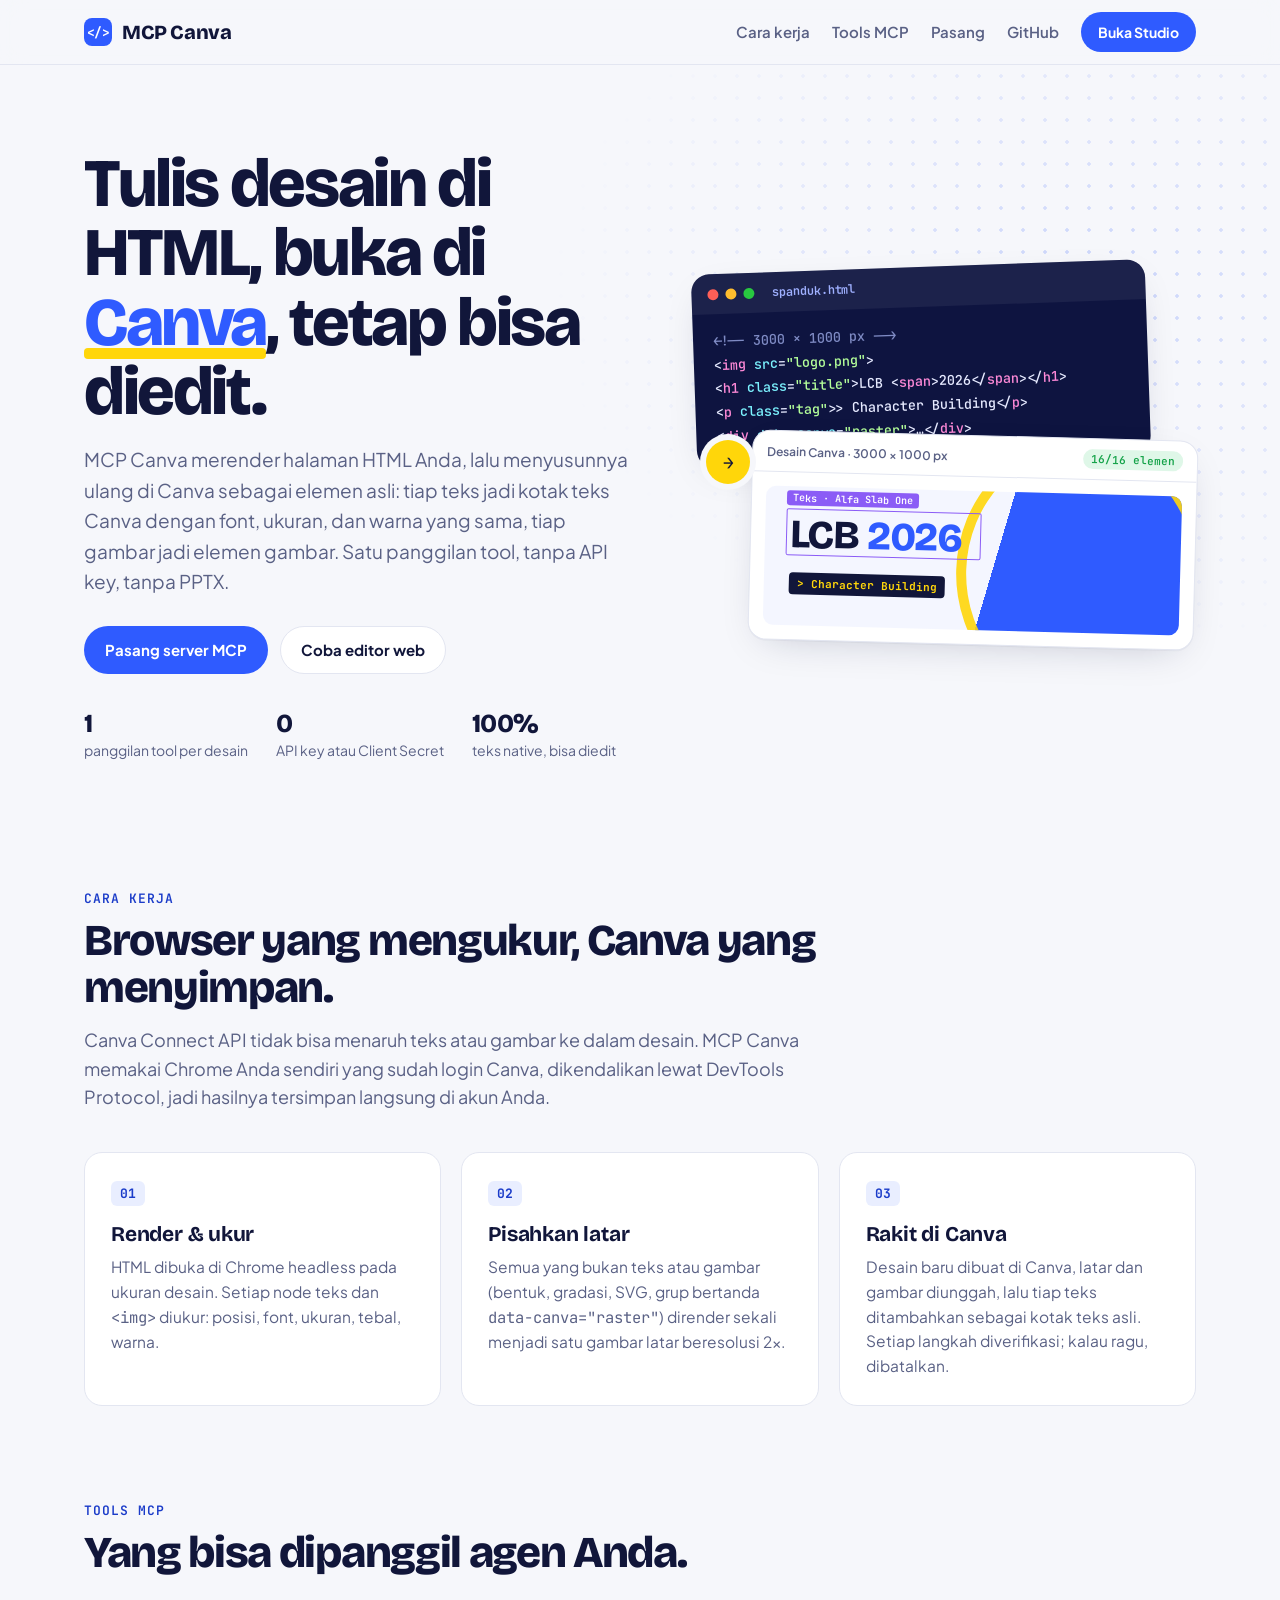
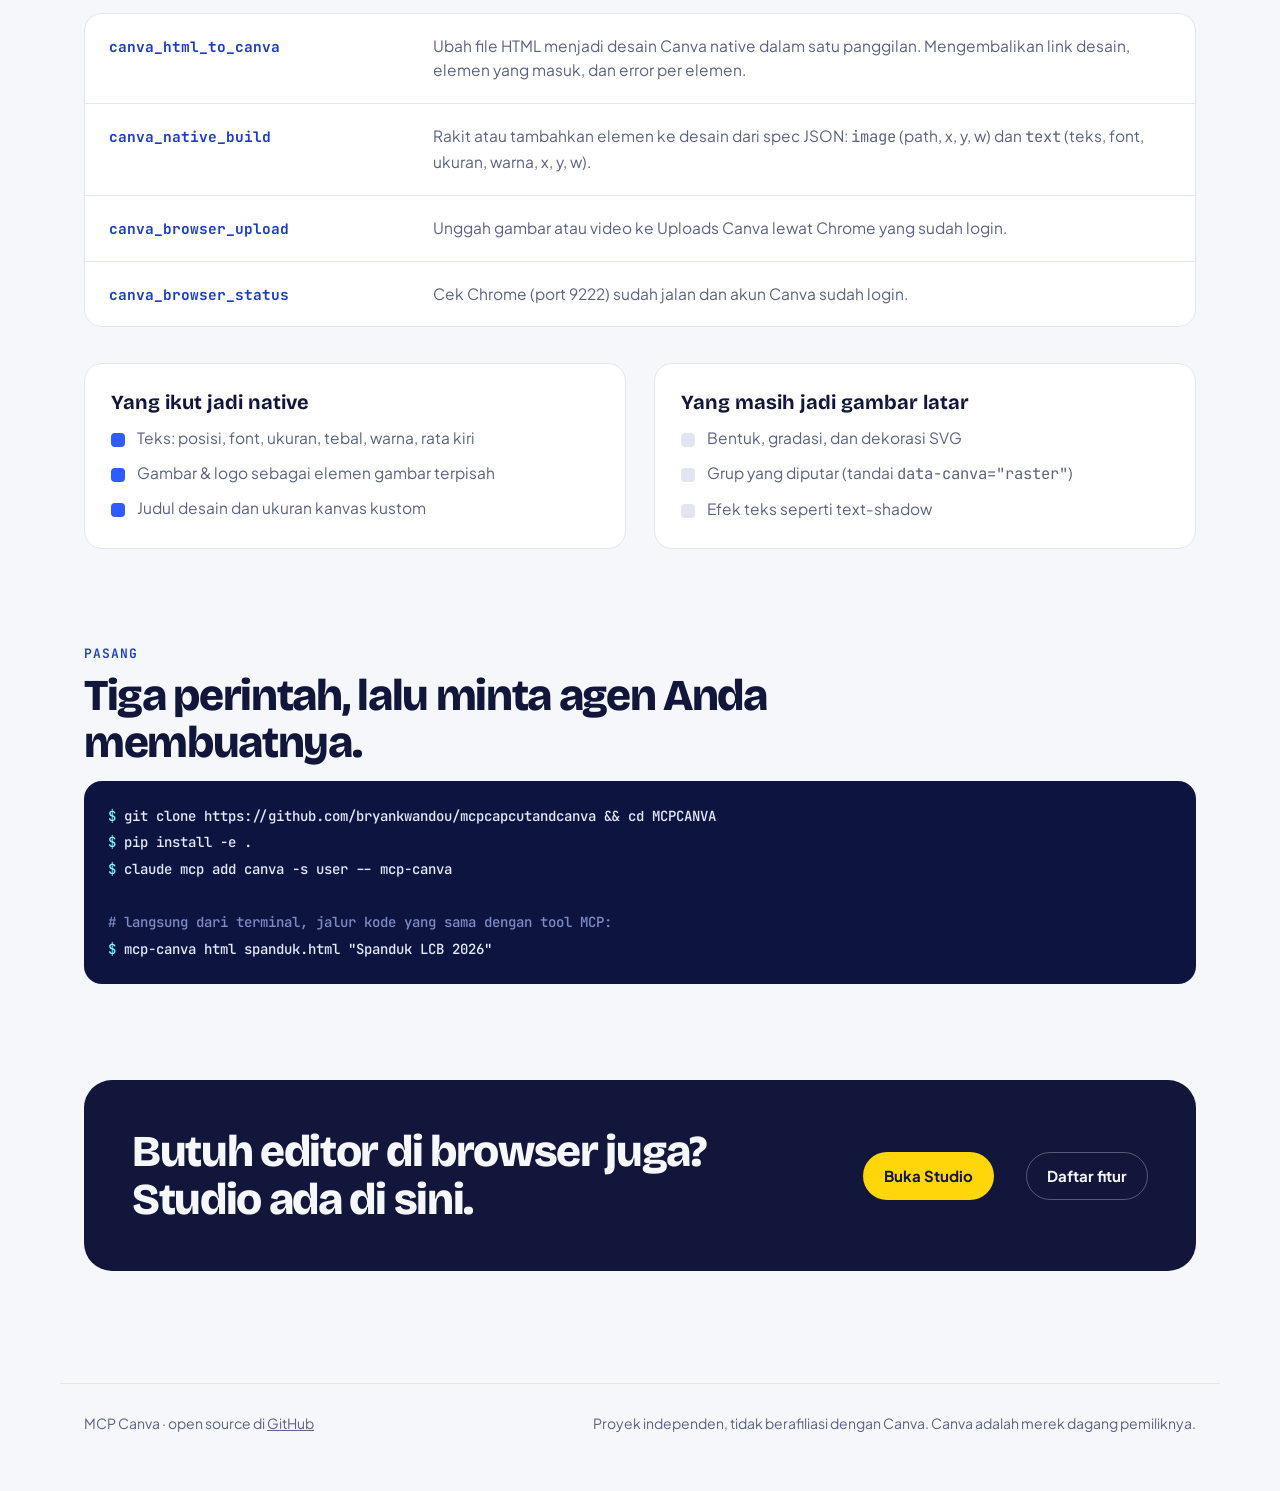
<file: src/creative_mcp/editor/index.html>
<!doctype html>
<html lang="id">
<head>
<meta charset="utf-8">
<meta name="viewport" content="width=device-width, initial-scale=1, viewport-fit=cover">
<title>MCP Canva — HTML ke Canva</title>
<meta name="description" content="MCP Canva: server MCP yang mengubah desain HTML menjadi desain Canva native yang bisa diedit, lewat Chrome yang sudah login. Tanpa API key, tanpa PPTX.">
<script>
  // Old studio links carried their state in the hash (#bridge=…&token=… or #id=…): keep them working.
  if (/(^|[#&])(bridge|token|id|draft)=/.test(location.hash)) location.replace('studio.html' + location.hash);
</script>
<link rel="preconnect" href="https://fonts.googleapis.com">
<link rel="stylesheet" href="https://fonts.googleapis.com/css2?family=Bricolage+Grotesque:opsz,wght@12..96,500;12..96,700;12..96,800&family=JetBrains+Mono:wght@500;700&family=Plus+Jakarta+Sans:wght@400;500;600;700&display=swap">
<style>
:root{
  --bg:#F6F7FB; --surface:#FFFFFF; --ink:#11163A; --muted:#5A6185; --line:#E3E6F1;
  --blue:#2F5BFF; --blue-ink:#1B3CC9; --yellow:#FFD60A; --cyan:#3FE0F5; --code-bg:#0E1440; --code-ink:#E6EAFF;
  --radius:18px; --shadow:0 1px 0 rgba(17,22,58,.04),0 12px 40px -18px rgba(17,22,58,.25);
}
@media (prefers-color-scheme:dark){:root:not([data-theme="light"]){
  --bg:#0A0D24; --surface:#121735; --ink:#EEF0FF; --muted:#A3A9CC; --line:#232A55;
  --blue:#5B7CFF; --blue-ink:#8EA4FF; --code-bg:#070A1E; --shadow:0 12px 40px -18px rgba(0,0,0,.6);
}}
:root[data-theme="dark"]{
  --bg:#0A0D24; --surface:#121735; --ink:#EEF0FF; --muted:#A3A9CC; --line:#232A55;
  --blue:#5B7CFF; --blue-ink:#8EA4FF; --code-bg:#070A1E; --shadow:0 12px 40px -18px rgba(0,0,0,.6);
}
*{box-sizing:border-box;margin:0;padding:0}
html{scroll-behavior:smooth}
body{background:var(--bg);color:var(--ink);font:16px/1.6 'Plus Jakarta Sans',system-ui,sans-serif;-webkit-font-smoothing:antialiased}
a{color:inherit}
.wrap{max-width:1160px;margin:0 auto;padding:0 24px}
.mono{font-family:'JetBrains Mono',ui-monospace,monospace}

/* nav */
nav{position:sticky;top:0;z-index:10;background:color-mix(in srgb,var(--bg) 82%,transparent);backdrop-filter:blur(12px);border-bottom:1px solid var(--line)}
nav .wrap{display:flex;align-items:center;gap:20px;height:64px}
.brand{display:flex;align-items:center;gap:10px;font:800 20px 'Bricolage Grotesque';text-decoration:none;letter-spacing:-.02em}
.brand i{width:28px;height:28px;border-radius:8px;background:var(--blue);display:grid;place-items:center;color:#fff;font:700 13px 'JetBrains Mono';font-style:normal}
nav .links{margin-left:auto;display:flex;gap:22px;align-items:center;font-weight:600;font-size:15px}
nav .links a{text-decoration:none;color:var(--muted)}
nav .links a:hover{color:var(--ink)}
.btn{display:inline-flex;align-items:center;gap:8px;border-radius:999px;padding:11px 20px;font-weight:700;font-size:15px;text-decoration:none;border:1.5px solid transparent;transition:transform .15s,background .15s}
.btn:hover{transform:translateY(-1px)}
.btn.primary{background:var(--blue);color:#fff}
.btn.primary:hover{background:var(--blue-ink)}
.btn.ghost{border-color:var(--line);background:var(--surface);color:var(--ink)}
nav .btn{padding:8px 16px;font-size:14px}

/* hero */
.hero{padding:84px 0 56px;position:relative;overflow:hidden}
.hero::before{content:"";position:absolute;inset:0;background:radial-gradient(circle,color-mix(in srgb,var(--blue) 22%,transparent) 1.5px,transparent 2px) 0 0/22px 22px;
  -webkit-mask:radial-gradient(ellipse 60% 70% at 85% 30%,#000,transparent 70%);mask:radial-gradient(ellipse 60% 70% at 85% 30%,#000,transparent 70%);pointer-events:none}
.hero .wrap{display:grid;grid-template-columns:1.05fr .95fr;gap:56px;align-items:center;position:relative}
h1{font:800 clamp(40px,6vw,68px)/1.02 'Bricolage Grotesque';letter-spacing:-.035em;margin:0 0 18px}
h1 em{font-style:normal;color:var(--blue);position:relative;white-space:nowrap}
h1 em::after{content:"";position:absolute;left:0;right:0;bottom:.06em;height:.16em;background:var(--yellow);z-index:-1;border-radius:4px}
.lede{font-size:19px;color:var(--muted);max-width:34em}
.cta{display:flex;gap:12px;flex-wrap:wrap;margin-top:30px}
.facts{display:flex;gap:28px;margin-top:34px;flex-wrap:wrap}
.facts div{font-size:14px;color:var(--muted)}
.facts strong{display:block;font:800 26px 'Bricolage Grotesque';color:var(--ink);letter-spacing:-.02em}

/* hero visual: html → canva */
.flow{position:relative}
.panel{background:var(--surface);border:1px solid var(--line);border-radius:var(--radius);box-shadow:var(--shadow);overflow:hidden}
.code{background:var(--code-bg);color:var(--code-ink);border:none;transform:rotate(-2deg);margin-right:48px}
.code .bar{display:flex;gap:7px;align-items:center;padding:12px 16px;background:rgba(255,255,255,.06)}
.code .bar i{width:11px;height:11px;border-radius:50%;display:block}
.code .bar span{margin-left:10px;font:600 12px 'JetBrains Mono';color:#9fb0ff}
.code pre{padding:16px 20px 20px;font:500 13.5px/1.75 'JetBrains Mono';white-space:pre;overflow:auto}
.t{color:#FF8AD8}.a{color:#7CF3FF}.s{color:#B4FF9A}.c{color:#7f8bc4}
.canvas{position:relative;margin:-26px 0 0 56px;transform:rotate(1.5deg)}
.canvas .top{display:flex;align-items:center;gap:8px;padding:10px 14px;border-bottom:1px solid var(--line);font:600 12px 'Plus Jakarta Sans';color:var(--muted)}
.canvas .top .pill{margin-left:auto;font:600 11px 'JetBrains Mono';color:#16A34A;background:color-mix(in srgb,#22C55E 14%,transparent);padding:3px 8px;border-radius:999px}
.art{aspect-ratio:3/1;margin:14px;border-radius:10px;background:linear-gradient(105deg,#F4F6FF 0 55%,var(--blue) 55%);position:relative;overflow:hidden}
.art::before{content:"";position:absolute;right:-6%;top:-40%;width:55%;height:180%;border-radius:50%;border:10px solid var(--yellow);opacity:.9}
.art .h{position:absolute;left:6%;top:20%;font:800 clamp(22px,3.4vw,40px)/1 'Bricolage Grotesque';color:#11163A;letter-spacing:-.03em}
.art .h span{color:#2F5BFF}
.art .sub{position:absolute;left:6%;top:62%;font:700 clamp(8px,1vw,11px) 'JetBrains Mono';background:#11163A;color:var(--yellow);padding:4px 8px;border-radius:4px}
.sel{position:absolute;border:1.5px solid #8B5CF6;border-radius:2px}
.sel::after{content:attr(data-l);position:absolute;top:-19px;left:-1px;font:600 10px 'JetBrains Mono';background:#8B5CF6;color:#fff;padding:1px 6px;border-radius:3px;white-space:nowrap}
.arrow{position:absolute;left:12px;top:46%;width:44px;height:44px;border-radius:50%;background:var(--yellow);display:grid;place-items:center;font:800 18px 'JetBrains Mono';color:#11163A;box-shadow:0 0 0 6px var(--bg);z-index:2}

/* sections */
section{padding:72px 0}
.kicker{font:600 13px 'JetBrains Mono';color:var(--blue-ink);text-transform:uppercase;letter-spacing:.08em}
h2{font:800 clamp(30px,4vw,44px)/1.08 'Bricolage Grotesque';letter-spacing:-.03em;margin:10px 0 14px;max-width:18em}
.intro{color:var(--muted);font-size:18px;max-width:40em}
.steps{display:grid;grid-template-columns:repeat(3,1fr);gap:20px;margin-top:40px;counter-reset:s}
.step{background:var(--surface);border:1px solid var(--line);border-radius:var(--radius);padding:26px;position:relative}
.step::before{counter-increment:s;content:"0" counter(s);font:700 13px 'JetBrains Mono';color:var(--blue-ink);background:color-mix(in srgb,var(--blue) 10%,transparent);padding:4px 9px;border-radius:6px}
.step h3{font:700 21px/1.25 'Bricolage Grotesque';margin:16px 0 8px;letter-spacing:-.01em}
.step p{color:var(--muted);font-size:15.5px}

.tools{margin-top:36px;border:1px solid var(--line);border-radius:var(--radius);overflow:hidden;background:var(--surface)}
.tool{display:grid;grid-template-columns:minmax(0,300px) 1fr;gap:24px;padding:20px 24px;border-top:1px solid var(--line);align-items:baseline}
.tool:first-child{border-top:none}
.tool code{font:700 14.5px 'JetBrains Mono';color:var(--blue-ink);word-break:break-word}
.tool p{color:var(--muted);font-size:15.5px}

.split{display:grid;grid-template-columns:1fr 1fr;gap:28px;margin-top:36px}
.card{background:var(--surface);border:1px solid var(--line);border-radius:var(--radius);padding:26px}
.card h3{font:700 20px 'Bricolage Grotesque';margin-bottom:12px}
.card ul{list-style:none;display:grid;gap:10px}
.card li{padding-left:26px;position:relative;color:var(--muted);font-size:15.5px}
.card li::before{content:"";position:absolute;left:0;top:.45em;width:14px;height:14px;border-radius:4px;background:var(--blue)}
.card.no li::before{background:var(--line)}
.term{background:var(--code-bg);color:var(--code-ink);border-radius:var(--radius);padding:22px 24px;font:500 14px/1.9 'JetBrains Mono';overflow:auto;white-space:pre}
.term .p{color:#7CF3FF;user-select:none}

.band{background:var(--ink);color:var(--bg);border-radius:28px;padding:48px;display:flex;align-items:center;gap:32px;flex-wrap:wrap}
.band h2{color:inherit;margin:0;flex:1 1 360px}
.band .btn.primary{background:var(--yellow);color:#11163A}
.band .btn.ghost{background:transparent;color:inherit;border-color:color-mix(in srgb,var(--bg) 30%,transparent)}

footer{padding:40px 0 56px;color:var(--muted);font-size:14px}
footer .wrap{display:flex;gap:16px;flex-wrap:wrap;justify-content:space-between;border-top:1px solid var(--line);padding-top:28px}

@media (max-width:900px){
  .hero{padding:48px 0 32px}
  .hero .wrap,.split{grid-template-columns:1fr}
  .steps{grid-template-columns:1fr}
  .tool{grid-template-columns:1fr;gap:6px}
  nav .links a:not(.btn){display:none}
  .code{margin-right:16px}.canvas{margin-left:24px}
  .band{padding:32px 24px}
}
@media (max-width:520px){.wrap{padding:0 16px}.code pre{font-size:12px}.code{margin-right:10px}.canvas{margin-left:14px}.flow{overflow-x:clip;padding:8px 0}}
@media (prefers-reduced-motion:reduce){*{transition:none!important;scroll-behavior:auto!important}}
</style>
</head>
<body>
<nav><div class="wrap">
  <a class="brand" href="#"><i>&lt;/&gt;</i>MCP Canva</a>
  <div class="links">
    <a href="#cara-kerja">Cara kerja</a>
    <a href="#tools">Tools MCP</a>
    <a href="#pasang">Pasang</a>
    <a href="https://github.com/bryankwandou/mcpcapcutandcanva">GitHub</a>
    <a class="btn primary" href="studio.html">Buka Studio</a>
  </div>
</div></nav>

<header class="hero"><div class="wrap">
  <div>
    <h1>Tulis desain di HTML, buka di <em>Canva</em>, tetap bisa diedit.</h1>
    <p class="lede">MCP Canva merender halaman HTML Anda, lalu menyusunnya ulang di Canva sebagai elemen asli: tiap teks jadi kotak teks Canva dengan font, ukuran, dan warna yang sama, tiap gambar jadi elemen gambar. Satu panggilan tool, tanpa API key, tanpa PPTX.</p>
    <div class="cta">
      <a class="btn primary" href="#pasang">Pasang server MCP</a>
      <a class="btn ghost" href="studio.html">Coba editor web</a>
    </div>
    <div class="facts">
      <div><strong>1</strong>panggilan tool per desain</div>
      <div><strong>0</strong>API key atau Client Secret</div>
      <div><strong>100%</strong>teks native, bisa diedit</div>
    </div>
  </div>
  <div class="flow" aria-hidden="true">
    <div class="panel code">
      <div class="bar"><i style="background:#FF5F57"></i><i style="background:#FFBD2E"></i><i style="background:#28C840"></i><span>spanduk.html</span></div>
<pre><span class="c">&lt;!-- 3000 × 1000 px --&gt;</span>
&lt;<span class="t">img</span> <span class="a">src</span>=<span class="s">"logo.png"</span>&gt;
&lt;<span class="t">h1</span> <span class="a">class</span>=<span class="s">"title"</span>&gt;LCB &lt;<span class="t">span</span>&gt;2026&lt;/<span class="t">span</span>&gt;&lt;/<span class="t">h1</span>&gt;
&lt;<span class="t">p</span> <span class="a">class</span>=<span class="s">"tag"</span>&gt;&gt; Character Building&lt;/<span class="t">p</span>&gt;
&lt;<span class="t">div</span> <span class="a">data-canva</span>=<span class="s">"raster"</span>&gt;…&lt;/<span class="t">div</span>&gt;</pre>
    </div>
    <div class="arrow">→</div>
    <div class="panel canvas">
      <div class="top">Desain Canva · 3000 × 1000 px <span class="pill">16/16 elemen</span></div>
      <div class="art">
        <div class="h">LCB <span>2026</span></div>
        <div class="sub">&gt; Character Building</div>
        <div class="sel" data-l="Teks · Alfa Slab One" style="left:5%;top:16%;width:47%;height:34%"></div>
      </div>
    </div>
  </div>
</div></header>

<section id="cara-kerja"><div class="wrap">
  <div class="kicker">Cara kerja</div>
  <h2>Browser yang mengukur, Canva yang menyimpan.</h2>
  <p class="intro">Canva Connect API tidak bisa menaruh teks atau gambar ke dalam desain. MCP Canva memakai Chrome Anda sendiri yang sudah login Canva, dikendalikan lewat DevTools Protocol, jadi hasilnya tersimpan langsung di akun Anda.</p>
  <div class="steps">
    <div class="step"><h3>Render &amp; ukur</h3><p>HTML dibuka di Chrome headless pada ukuran desain. Setiap node teks dan <span class="mono">&lt;img&gt;</span> diukur: posisi, font, ukuran, tebal, warna.</p></div>
    <div class="step"><h3>Pisahkan latar</h3><p>Semua yang bukan teks atau gambar (bentuk, gradasi, SVG, grup bertanda <span class="mono">data-canva="raster"</span>) dirender sekali menjadi satu gambar latar beresolusi 2×.</p></div>
    <div class="step"><h3>Rakit di Canva</h3><p>Desain baru dibuat di Canva, latar dan gambar diunggah, lalu tiap teks ditambahkan sebagai kotak teks asli. Setiap langkah diverifikasi; kalau ragu, dibatalkan.</p></div>
  </div>
</div></section>

<section id="tools" style="padding-top:24px"><div class="wrap">
  <div class="kicker">Tools MCP</div>
  <h2>Yang bisa dipanggil agen Anda.</h2>
  <div class="tools">
    <div class="tool"><code>canva_html_to_canva</code><p>Ubah file HTML menjadi desain Canva native dalam satu panggilan. Mengembalikan link desain, elemen yang masuk, dan error per elemen.</p></div>
    <div class="tool"><code>canva_native_build</code><p>Rakit atau tambahkan elemen ke desain dari spec JSON: <span class="mono">image</span> (path, x, y, w) dan <span class="mono">text</span> (teks, font, ukuran, warna, x, y, w).</p></div>
    <div class="tool"><code>canva_browser_upload</code><p>Unggah gambar atau video ke Uploads Canva lewat Chrome yang sudah login.</p></div>
    <div class="tool"><code>canva_browser_status</code><p>Cek Chrome (port 9222) sudah jalan dan akun Canva sudah login.</p></div>
  </div>
  <div class="split">
    <div class="card"><h3>Yang ikut jadi native</h3><ul>
      <li>Teks: posisi, font, ukuran, tebal, warna, rata kiri</li>
      <li>Gambar &amp; logo sebagai elemen gambar terpisah</li>
      <li>Judul desain dan ukuran kanvas kustom</li>
    </ul></div>
    <div class="card no"><h3>Yang masih jadi gambar latar</h3><ul>
      <li>Bentuk, gradasi, dan dekorasi SVG</li>
      <li>Grup yang diputar (tandai <span class="mono">data-canva="raster"</span>)</li>
      <li>Efek teks seperti text-shadow</li>
    </ul></div>
  </div>
</div></section>

<section id="pasang" style="padding-top:24px"><div class="wrap">
  <div class="kicker">Pasang</div>
  <h2>Tiga perintah, lalu minta agen Anda membuatnya.</h2>
  <div class="term"><span class="p">$ </span>git clone https://github.com/bryankwandou/mcpcapcutandcanva &amp;&amp; cd MCPCANVA
<span class="p">$ </span>pip install -e .
<span class="p">$ </span>claude mcp add canva -s user -- mcp-canva

<span class="c" style="color:#7f8bc4"># langsung dari terminal, jalur kode yang sama dengan tool MCP:</span>
<span class="p">$ </span>mcp-canva html spanduk.html "Spanduk LCB 2026"</div>
</div></section>

<section style="padding-top:24px"><div class="wrap">
  <div class="band">
    <h2>Butuh editor di browser juga? Studio ada di sini.</h2>
    <a class="btn primary" href="studio.html">Buka Studio</a>
    <a class="btn ghost" href="features.html">Daftar fitur</a>
  </div>
</div></section>

<footer><div class="wrap">
  <span>MCP Canva · open source di <a href="https://github.com/bryankwandou/mcpcapcutandcanva">GitHub</a></span>
  <span>Proyek independen, tidak berafiliasi dengan Canva. Canva adalah merek dagang pemiliknya.</span>
</div></footer>
</body>
</html>
</file>
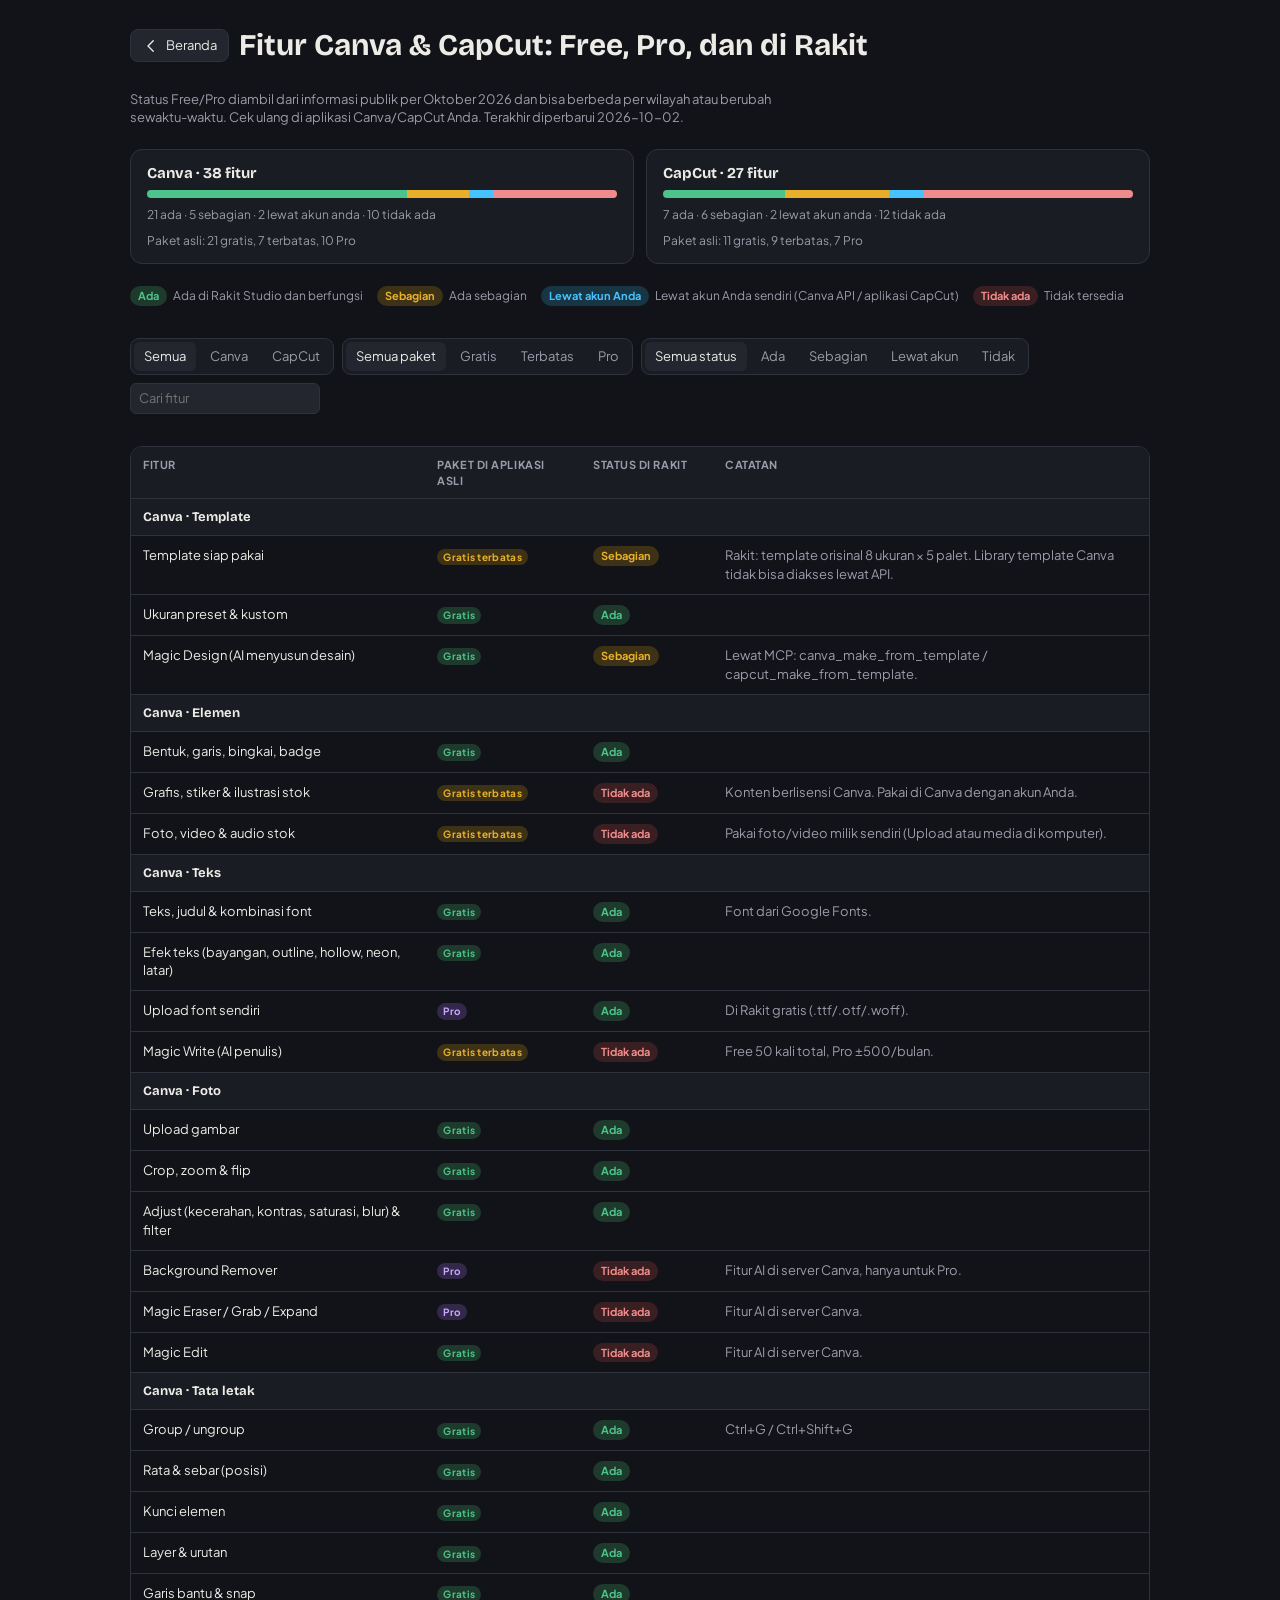
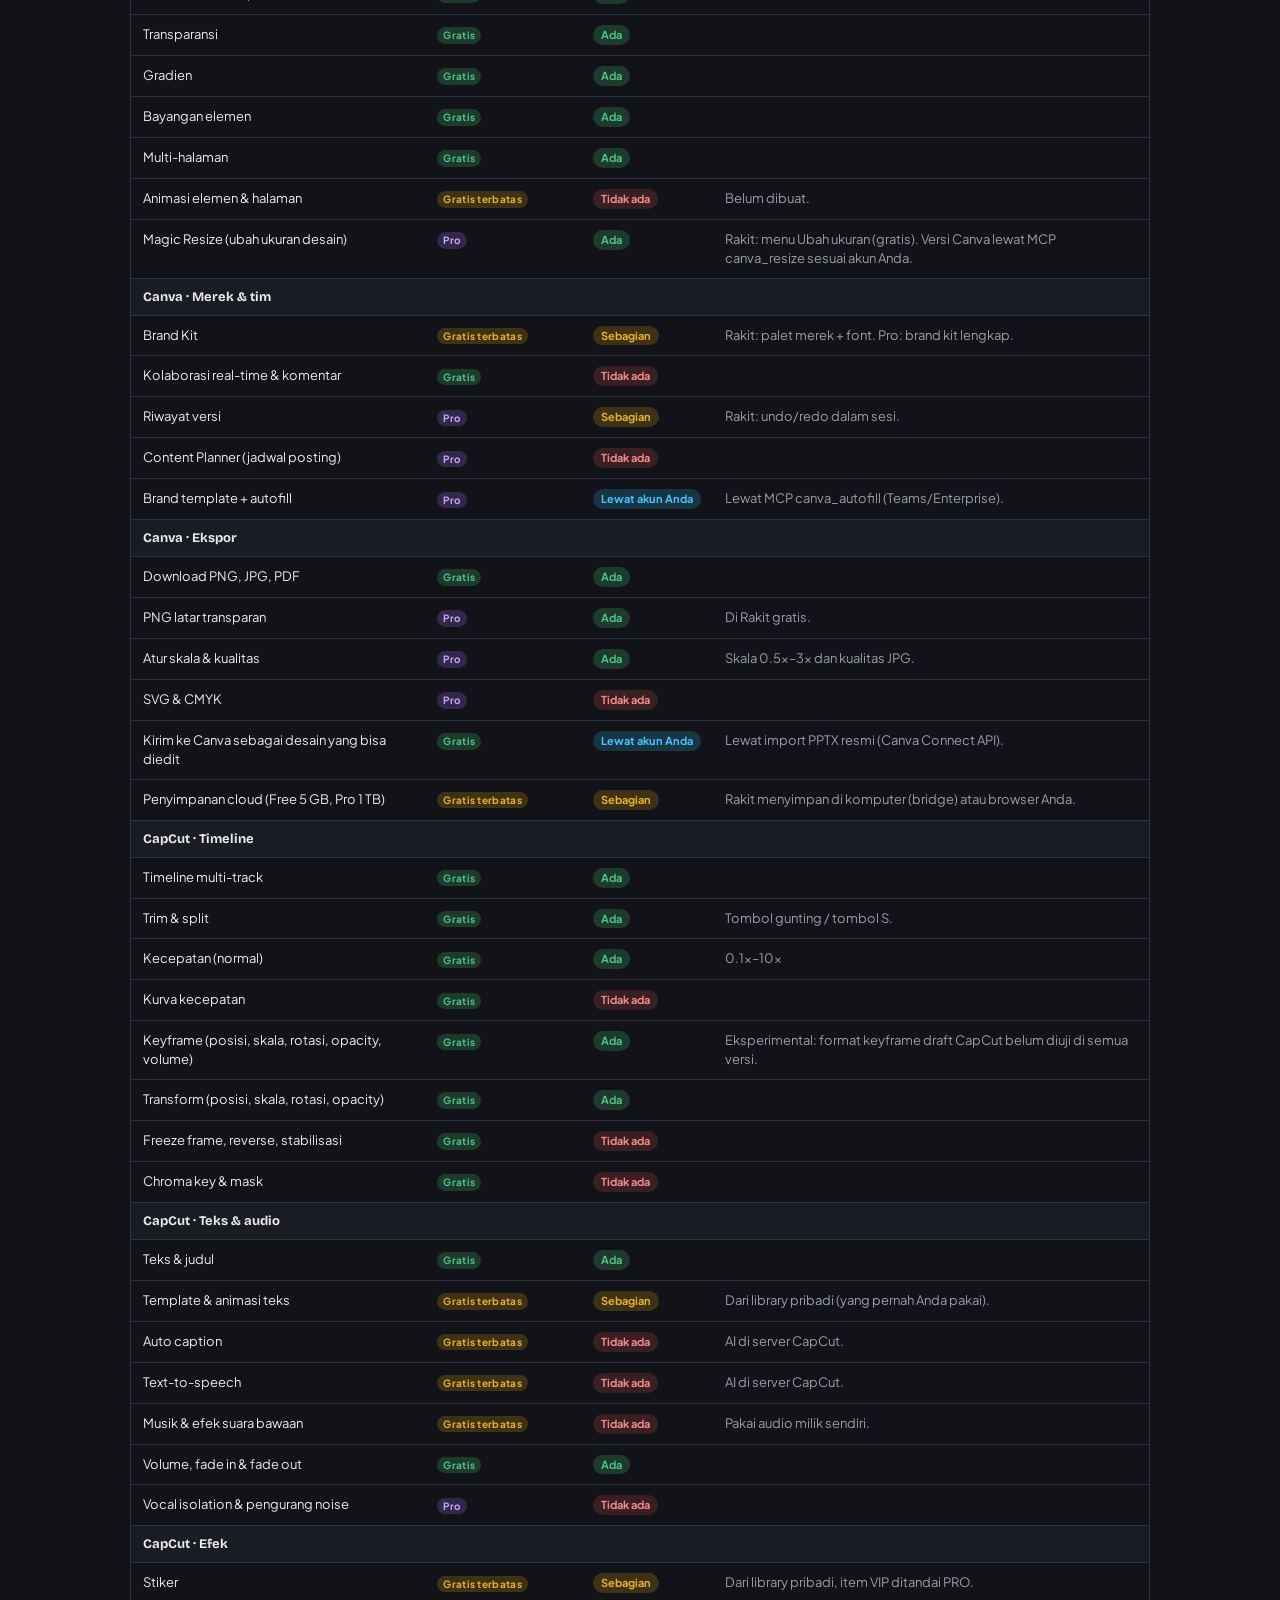
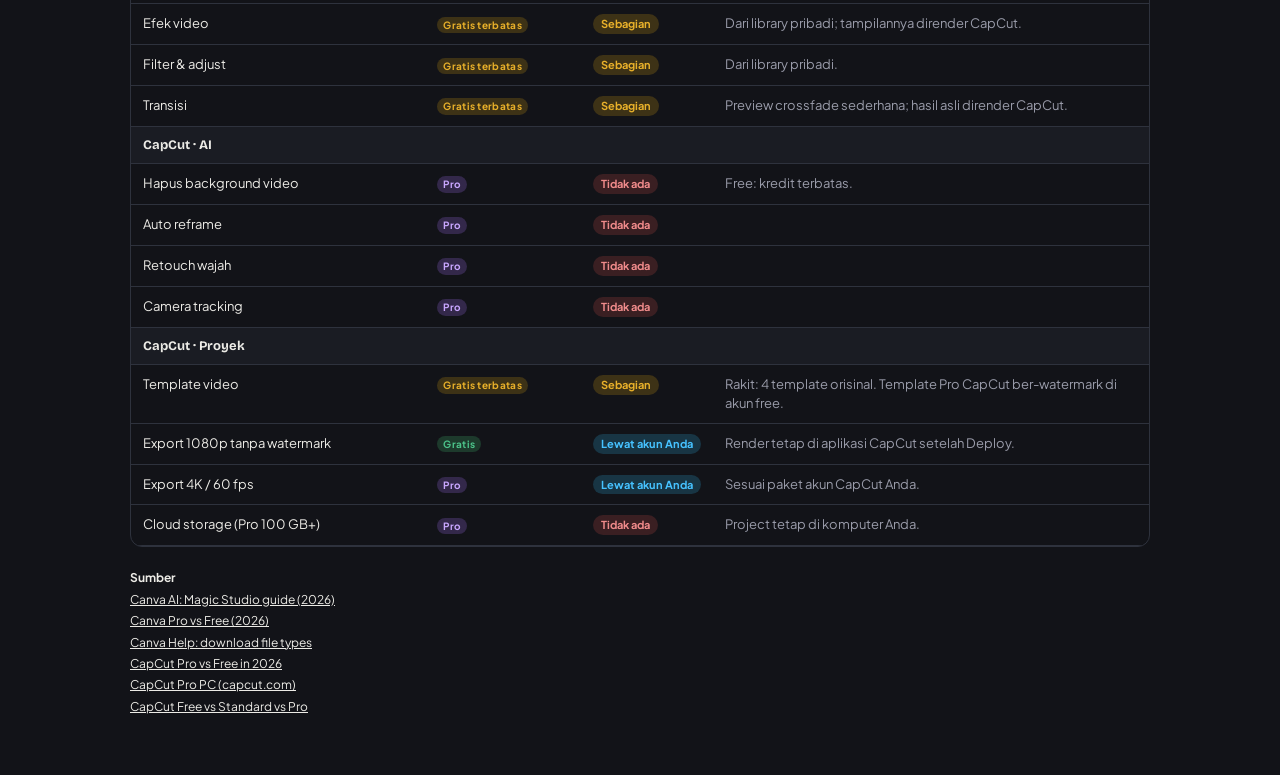
<file: src/creative_mcp/editor/features.html>
<!doctype html>
<html lang="id">
<head>
<meta charset="utf-8">
<meta name="viewport" content="width=device-width, initial-scale=1, viewport-fit=cover">
<title>Fitur Free & Pro</title>
<link rel="stylesheet" href="https://fonts.googleapis.com/css2?family=Bricolage+Grotesque:wght@400;700;800&family=Plus+Jakarta+Sans:wght@400;600;700&family=JetBrains+Mono:wght@400;600&display=swap">
<link rel="stylesheet" href="studio.css">
<style>
body { height: auto; min-height: 100%; }
.wrap { max-width: 1100px; margin: 0 auto; padding-block: 24px 60px; padding-inline: clamp(16px, 4vw, 40px); display: grid; gap: 22px; }
.top { display: flex; align-items: center; gap: 10px; flex-wrap: wrap; }
.top h1 { font-size: clamp(22px, 3vw, 30px); flex: 1; }
.lede { color: var(--muted); max-width: 68ch; margin: 0; }
.stats { display: grid; grid-template-columns: repeat(auto-fit, minmax(220px, 1fr)); gap: 12px; }
.stat { background: var(--surface); border: 1px solid var(--line); border-radius: 12px; padding: 14px 16px; display: grid; gap: 8px; }
.stat b { font: 700 15px var(--f-display); }
.bar { display: flex; height: 8px; border-radius: 99px; overflow: hidden; background: var(--surface-2); }
.bar i { display: block; }
.legend { display: flex; flex-wrap: wrap; gap: 6px 14px; font-size: 12px; color: var(--muted); }
.legend span { display: inline-flex; align-items: center; gap: 6px; }
.filters { display: flex; flex-wrap: wrap; gap: 8px; align-items: center; position: sticky; top: env(safe-area-inset-top, 0px); background: var(--bg); padding-block: 10px; z-index: 2; }
.filters .grp { display: flex; gap: 4px; background: var(--surface); border: 1px solid var(--line); border-radius: 9px; padding: 3px; }
.filters .grp button { background: none; border: 0; color: var(--muted); padding: 5px 10px; border-radius: 6px; }
.filters .grp button.on { background: var(--surface-2); color: var(--fg); }
.tablewrap { overflow-x: auto; border: 1px solid var(--line); border-radius: 12px; }
table { width: 100%; border-collapse: collapse; min-width: 720px; }
th, td { text-align: left; padding: 10px 12px; border-bottom: 1px solid var(--line); vertical-align: top; }
th { font-size: 11px; text-transform: uppercase; letter-spacing: .05em; color: var(--muted); background: var(--surface); position: sticky; top: 0; }
tr.cat td { background: var(--surface); font: 700 13px var(--f-display); color: var(--fg); }
td.note { color: var(--muted); max-width: 46ch; }
.st { display: inline-block; font-size: 11px; font-weight: 700; padding: 2px 8px; border-radius: 99px; white-space: nowrap; }
.st.ada { background: #1d3a2c; color: var(--ok); } .st.sebagian { background: #3d3216; color: var(--accent); } .st.akun { background: #183544; color: var(--select); } .st.tidak { background: #3a1f22; color: #f08b8b; }
.tier.terbatas { background: #3d3216; color: var(--accent); }
.app { font: 600 11px var(--f-mono); color: var(--muted); }
.src { color: var(--muted); font-size: 12px; display: grid; gap: 4px; }
.src a { color: var(--fg); }
</style>
</head>
<body>
<div class="wrap">
  <div class="top"><button class="btn" id="back"></button><h1>Fitur Canva & CapCut: Free, Pro, dan di Rakit</h1></div>
  <p class="lede" id="disc"></p>
  <div class="stats" id="stats"></div>
  <div class="legend" id="legend"></div>
  <div class="filters">
    <div class="grp" id="fApp"><button data-v="" class="on">Semua</button><button data-v="canva">Canva</button><button data-v="capcut">CapCut</button></div>
    <div class="grp" id="fTier"><button data-v="" class="on">Semua paket</button><button data-v="free">Gratis</button><button data-v="terbatas">Terbatas</button><button data-v="pro">Pro</button></div>
    <div class="grp" id="fSt"><button data-v="" class="on">Semua status</button><button data-v="ada">Ada</button><button data-v="sebagian">Sebagian</button><button data-v="akun">Lewat akun</button><button data-v="tidak">Tidak</button></div>
    <input type="search" id="q" placeholder="Cari fitur" style="min-width:180px">
  </div>
  <div class="tablewrap"><table><thead><tr><th>Fitur</th><th>Paket di aplikasi asli</th><th>Status di Rakit</th><th>Catatan</th></tr></thead><tbody id="rows"></tbody></table></div>
  <div class="src" id="src"></div>
</div>
<script src="studio.js"></script>
<script>
const $ = s => document.querySelector(s);
$('#back').innerHTML = `${icon('back')} Beranda`; $('#back').onclick = () => Studio.go('index.html');
const TIER = {free: ['free', 'Gratis'], terbatas: ['terbatas', 'Gratis terbatas'], pro: ['pro', 'Pro']}, ST = {ada: 'Ada', sebagian: 'Sebagian', akun: 'Lewat akun Anda', tidak: 'Tidak ada'};
const COL = {ada: 'var(--ok)', sebagian: 'var(--accent)', akun: 'var(--select)', tidak: '#f08b8b'};
let F = null; const f = {app: '', tier: '', st: '', q: ''};
for (const [id, k] of [['fApp', 'app'], ['fTier', 'tier'], ['fSt', 'st']]) $('#' + id).onclick = e => { const b = e.target.closest('button'); if (!b) return; f[k] = b.dataset.v; [...$('#' + id).children].forEach(x => x.classList.toggle('on', x === b)); draw(); };
$('#q').oninput = e => { f.q = e.target.value.toLowerCase(); draw(); };
function draw() {
  const list = F.features.filter(x => (!f.app || x.app === f.app) && (!f.tier || x.tier === f.tier) && (!f.st || x.studio === f.st) && (!f.q || (x.name + x.note + x.cat).toLowerCase().includes(f.q)));
  let h = '', lastCat = '';
  for (const x of list) {
    const cat = `${x.app === 'canva' ? 'Canva' : 'CapCut'} · ${x.cat}`; if (cat !== lastCat) { h += `<tr class="cat"><td colspan="4">${esc(cat)}</td></tr>`; lastCat = cat; }
    h += `<tr><td>${esc(x.name)}</td><td><span class="tier ${TIER[x.tier][0]}">${TIER[x.tier][1]}</span></td><td><span class="st ${x.studio}">${ST[x.studio]}</span></td><td class="note">${esc(x.note)}</td></tr>`;
  }
  $('#rows').innerHTML = h || '<tr><td colspan="4" style="color:var(--muted)">Tidak ada fitur yang cocok dengan filter.</td></tr>';
}
fetch('features.json').then(r => r.json()).then(j => {
  F = j; $('#disc').textContent = `${j.disclaimer} Terakhir diperbarui ${j.updated}.`;
  $('#stats').innerHTML = ['canva', 'capcut'].map(app => {
    const xs = j.features.filter(x => x.app === app), n = s => xs.filter(x => x.studio === s).length;
    return `<div class="stat"><b>${app === 'canva' ? 'Canva' : 'CapCut'} · ${xs.length} fitur</b><div class="bar">${Object.keys(ST).map(s => `<i style="width:${n(s) / xs.length * 100}%;background:${COL[s]}"></i>`).join('')}</div>
      <span style="color:var(--muted);font-size:12px">${Object.keys(ST).map(s => `${n(s)} ${ST[s].toLowerCase()}`).join(' · ')}</span>
      <span style="color:var(--muted);font-size:12px">Paket asli: ${xs.filter(x => x.tier === 'free').length} gratis, ${xs.filter(x => x.tier === 'terbatas').length} terbatas, ${xs.filter(x => x.tier === 'pro').length} Pro</span></div>`; }).join('');
  $('#legend').innerHTML = Object.entries(j.legend.studio).map(([k, v]) => `<span><span class="st ${k}">${ST[k]}</span>${esc(v)}</span>`).join('');
  $('#src').innerHTML = '<b style="color:var(--fg)">Sumber</b>' + j.sources.map(s => `<a href="${esc(s.url)}" target="_blank" rel="noopener">${esc(s.title)}</a>`).join('');
  draw();
}).catch(() => { $('#rows').innerHTML = '<tr><td colspan="4">Daftar fitur gagal dimuat.</td></tr>'; });
</script>
</body>
</html>
</file>
<file: src/creative_mcp/editor/studio.css>
/* Rakit Studio — shared tokens and components.
   Layout concept: editor-first dark workspace — fixed bars around a dim "well" where the work sits.
   Deliberately single (dark) theme: the canvas colours must read true, so the chrome stays neutral. */
:root {
  --bg: #121318;          /* app chrome */
  --surface: #1a1c23;     /* panels */
  --surface-2: #23262f;   /* raised controls */
  --well: #0d0e12;        /* area behind the canvas / player */
  --line: #2e323d;
  --fg: #ecebe6;
  --muted: #9a9caa;
  --accent: #e8b02a;      /* kunyit */
  --accent-ink: #1d1604;
  --video: #3fb8a8;
  --audio: #d9805b;
  --textc: #b48cff;
  --fx: #e46a8f;
  --ok: #4cc38a;
  --danger: #ef5b5b;
  --pro: #c9a7ff;
  --select: #46c2ff;
  --f-display: "Bricolage Grotesque", "Plus Jakarta Sans", system-ui, sans-serif;
  --f-body: "Plus Jakarta Sans", system-ui, -apple-system, "Segoe UI", sans-serif;
  --f-mono: "JetBrains Mono", ui-monospace, "SF Mono", Menlo, monospace;
  --r: 8px;
  color-scheme: dark;
}
* { box-sizing: border-box; }
html, body { height: 100%; }
body { margin: 0; background: var(--bg); color: var(--fg); font: 13px/1.45 var(--f-body); -webkit-font-smoothing: antialiased; }
h1, h2, h3 { font-family: var(--f-display); text-wrap: balance; margin: 0; }
button, select, input, textarea { font: inherit; color: var(--fg); }
button { cursor: pointer; }
:focus-visible { outline: 2px solid var(--select); outline-offset: 2px; }
.btn { display: inline-flex; align-items: center; gap: 6px; background: var(--surface-2); border: 1px solid var(--line); border-radius: var(--r); padding: 6px 11px; white-space: nowrap; }
.btn:hover { border-color: #444a58; background: #2a2e38; }
.btn.primary { background: var(--accent); border-color: var(--accent); color: var(--accent-ink); font-weight: 700; }
.btn.primary:hover { filter: brightness(1.08); }
.btn.ghost { background: transparent; border-color: transparent; }
.btn.ghost:hover { background: var(--surface-2); }
.btn.icon { padding: 6px; }
.btn:disabled { opacity: .45; cursor: default; }
.btn.on { border-color: var(--select); color: var(--select); }
input[type=text], input[type=number], input[type=search], select, textarea {
  background: var(--surface-2); border: 1px solid var(--line); border-radius: 6px; padding: 5px 8px; min-width: 0;
}
input[type=range] { accent-color: var(--accent); width: 100%; }
input[type=color] { width: 32px; height: 28px; padding: 0; border: 1px solid var(--line); border-radius: 6px; background: none; cursor: pointer; }
svg.i { width: 18px; height: 18px; stroke: currentColor; fill: none; stroke-width: 1.8; stroke-linecap: round; stroke-linejoin: round; flex: none; }
.label { font-size: 11px; color: var(--muted); letter-spacing: .04em; text-transform: uppercase; font-weight: 600; }
.tier { display: inline-block; font-size: 10px; font-weight: 700; letter-spacing: .03em; padding: 1px 6px; border-radius: 99px; vertical-align: middle; white-space: nowrap; }
.tier.free { background: #1d3a2c; color: var(--ok); }
.tier.pro { background: #33284a; color: var(--pro); }
.tier.note { background: var(--surface-2); color: var(--muted); }
.mono { font-family: var(--f-mono); font-variant-numeric: tabular-nums; }
.scroll { overflow: auto; min-height: 0; }
.row { display: flex; gap: 8px; align-items: center; }
.grow { flex: 1; min-width: 0; }
/* modal + toast */
.modal-back { position: fixed; inset: 0; background: rgba(5, 6, 9, .72); display: flex; align-items: center; justify-content: center; z-index: 50; padding: 16px; }
.modal { background: var(--surface); border: 1px solid var(--line); border-radius: 12px; padding: 20px; width: min(460px, 100%); max-height: 90vh; overflow: auto; display: grid; gap: 12px; }
.modal h3 { font-size: 17px; }
.modal p { margin: 0; color: var(--muted); }
.modal .actions { display: flex; gap: 8px; justify-content: flex-end; flex-wrap: wrap; }
.toast { position: fixed; left: 50%; bottom: calc(24px + env(safe-area-inset-bottom, 0px)); transform: translateX(-50%); background: #000d; border: 1px solid var(--line); color: var(--fg); padding: 9px 14px; border-radius: 10px; z-index: 60; max-width: min(560px, 92vw); }
@media (prefers-reduced-motion: no-preference) { .toast { animation: rise .18s ease-out; } @keyframes rise { from { transform: translate(-50%, 8px); opacity: 0; } } }
</file>
